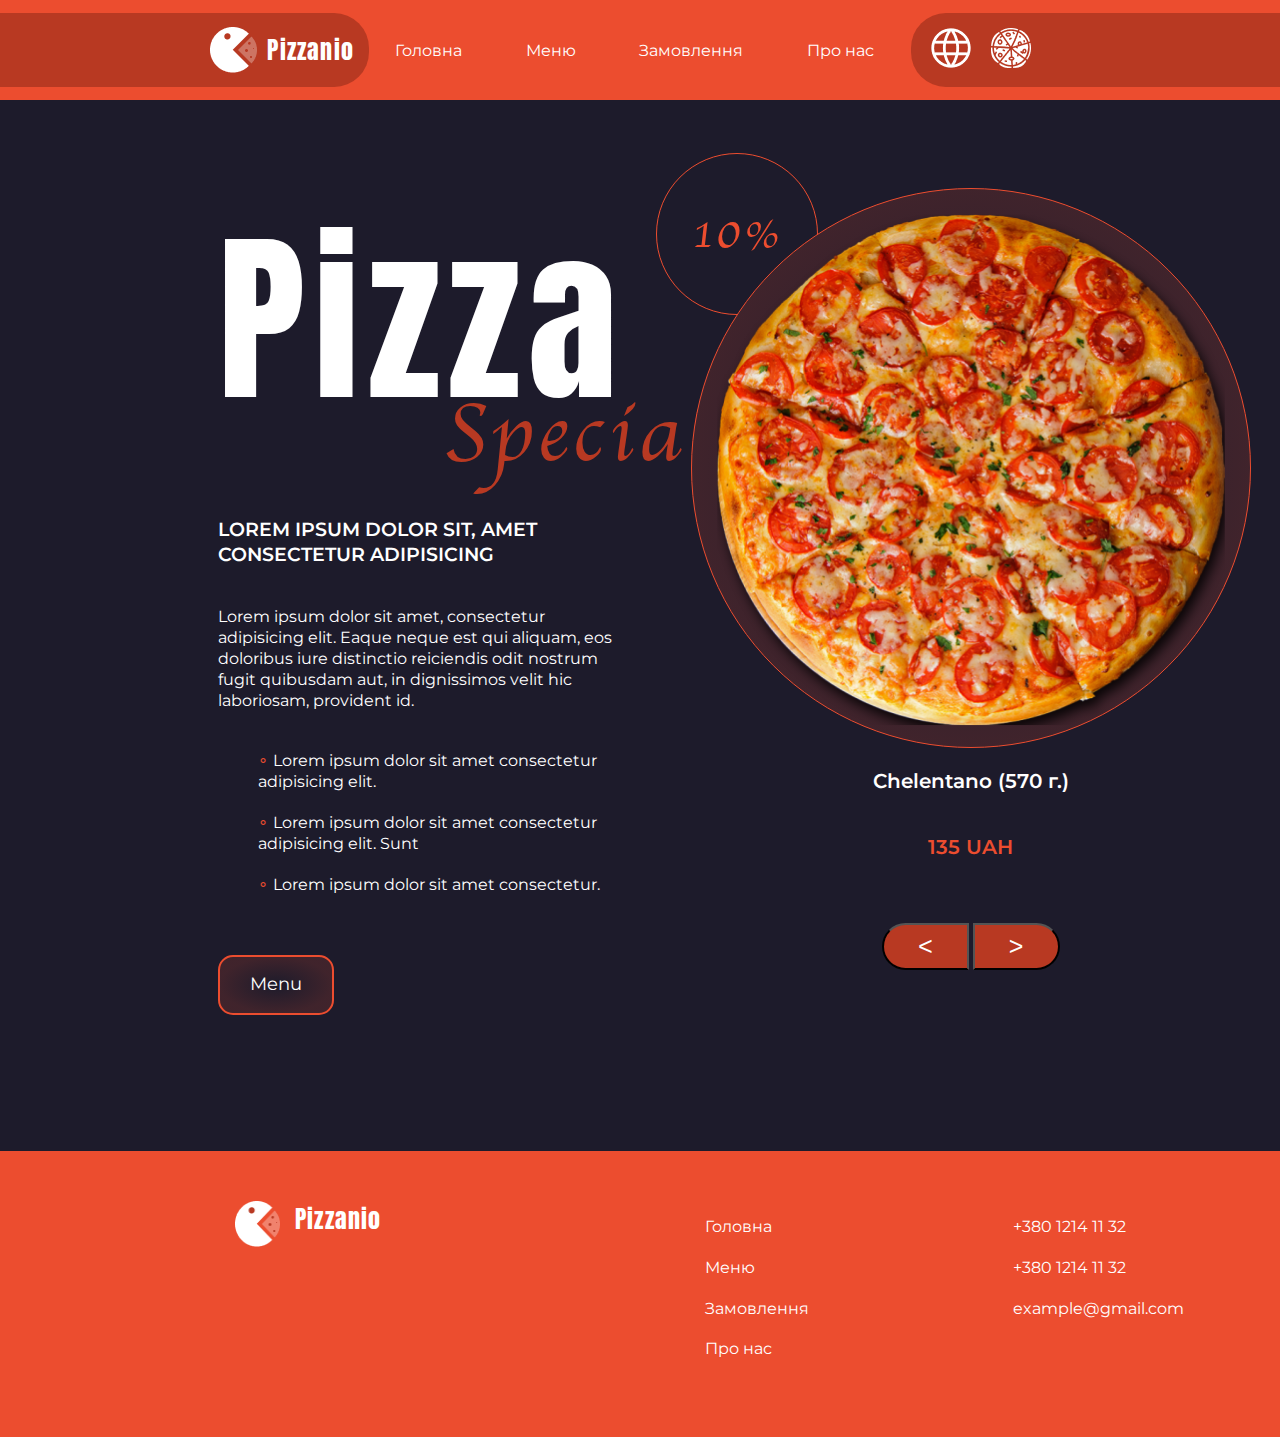
<file: app/index.html>
<!DOCTYPE html>
<html lang="en">
<head>
    <meta charset="UTF-8">
    <meta http-equiv="X-UA-Compatible" content="IE=edge">
    <meta name="viewport" content="width=device-width, initial-scale=1.0">
    <title>Pizzanio</title>
    <link rel="stylesheet" href="css/style.css">
    <link rel="preconnect" href="https://fonts.googleapis.com">
<link rel="preconnect" href="https://fonts.gstatic.com" crossorigin>
<link href="https://fonts.googleapis.com/css2?family=Anton&family=Montserrat:wght@400;500;600;700&family=Pacifico&display=swap" rel="stylesheet">
</head>
<body>
    <header>
        <div class="left-side-logo">
            <img src="img/Logo.png" alt="logo">
            <span>Pizzanio</span>
        </div>


        <div class="header-menu">
            <a href="#" target="_blank" rel="noopener noreferrer" class="menu-item">Головна</a>
            <a href="menu.html" target="_blank" rel="noopener noreferrer" class="menu-item">Меню</a>
            <a href="order.html" target="_blank" rel="noopener noreferrer" class="menu-item">Замовлення</a>
            <a href="#" target="_blank" rel="noopener noreferrer" class="menu-item">Про нас</a>
        </div>


        <div class="right-side">
        <div class="language">
            <img src="img/iconoir_language.png" alt="language">
        </div>
        <div class="lang">
            <p>Українська</p>
            <hr>
            <p>English</p>
        </div>
        <div class="pizza-right">
            <img src="img/game-icons_full-pizza.png" alt="pizza">
        </div>
        
    </div>
    </header>
    <main>
<section>
    <div class="pizza-special">
        <p class="p1">Pizza</p>
        <p class="p2">Special</p>
    </div>
    <div class="text-block">
        <h1>Lorem ipsum dolor sit, amet consectetur adipisicing</h1>

        <h3>Lorem ipsum dolor sit amet, consectetur adipisicing elit. Eaque neque est qui aliquam, eos doloribus iure distinctio reiciendis odit nostrum fugit quibusdam aut, in dignissimos velit hic laboriosam, provident id.</h3>
    
        <ul>
            <li>Lorem ipsum dolor sit amet consectetur adipisicing elit.
            </li>
            <li>Lorem ipsum dolor sit amet consectetur adipisicing elit. Sunt</li>
            <li>Lorem ipsum dolor sit amet consectetur.</li>
        </ul>
    </div>
    <button class="menu-button" onclick="document.location='menu.html'">Menu</button>
</section>

<aside>
    <div class="aside-slider">
       <div class="pizza-img">
        <div class="discount">
            <span>10%</span>
        </div>
        <div class="pizza-circle">
        <img src="img/pizza/pngegg 1.png" alt="pizza-img" class="img-source">
    </div>
       </div> 
       <div class="pizza-bottom">
       <p class="pizza-description">Chelentano (570 г.)</p>
       <p class="pizza-price">135 UAH</p>
       <div class="buttons-slider">
        <button class="prev">&gt;</button>
        <button class="next">&gt;</button>
    </div>
       </div>
    </div>
</aside>
    </main>
    <footer>
        <div class="footer-logo">
        <img src="img/Logo.png" alt="pizza-logo">
        <span>Pizzanio</span>
    </div>

        <ul class="footer-menu">
            <li><a href="index.html" target="_blank" rel="noopener noreferrer">Головна</a></li>
            <li><a href="menu.html" target="_blank" rel="noopener noreferrer">Меню</a></li>
            <li><a href="order.html" target="_blank" rel="noopener noreferrer">Замовлення</a></li>
            <li><a href="index.html" target="_blank" rel="noopener noreferrer">Про нас</a></li>
        </ul>

        <ul class="footer-contact">
            <li>+380 1214 11 32</li>
            <li>+380 1214 11 32</li>
            <li><a href="mailto:example@gmail.com">example@gmail.com</a></li>
        </ul>
    </footer>
    <script src="js/main.js"></script>
    <script src="js/index.js"></script>
</body>
</html>
</file>
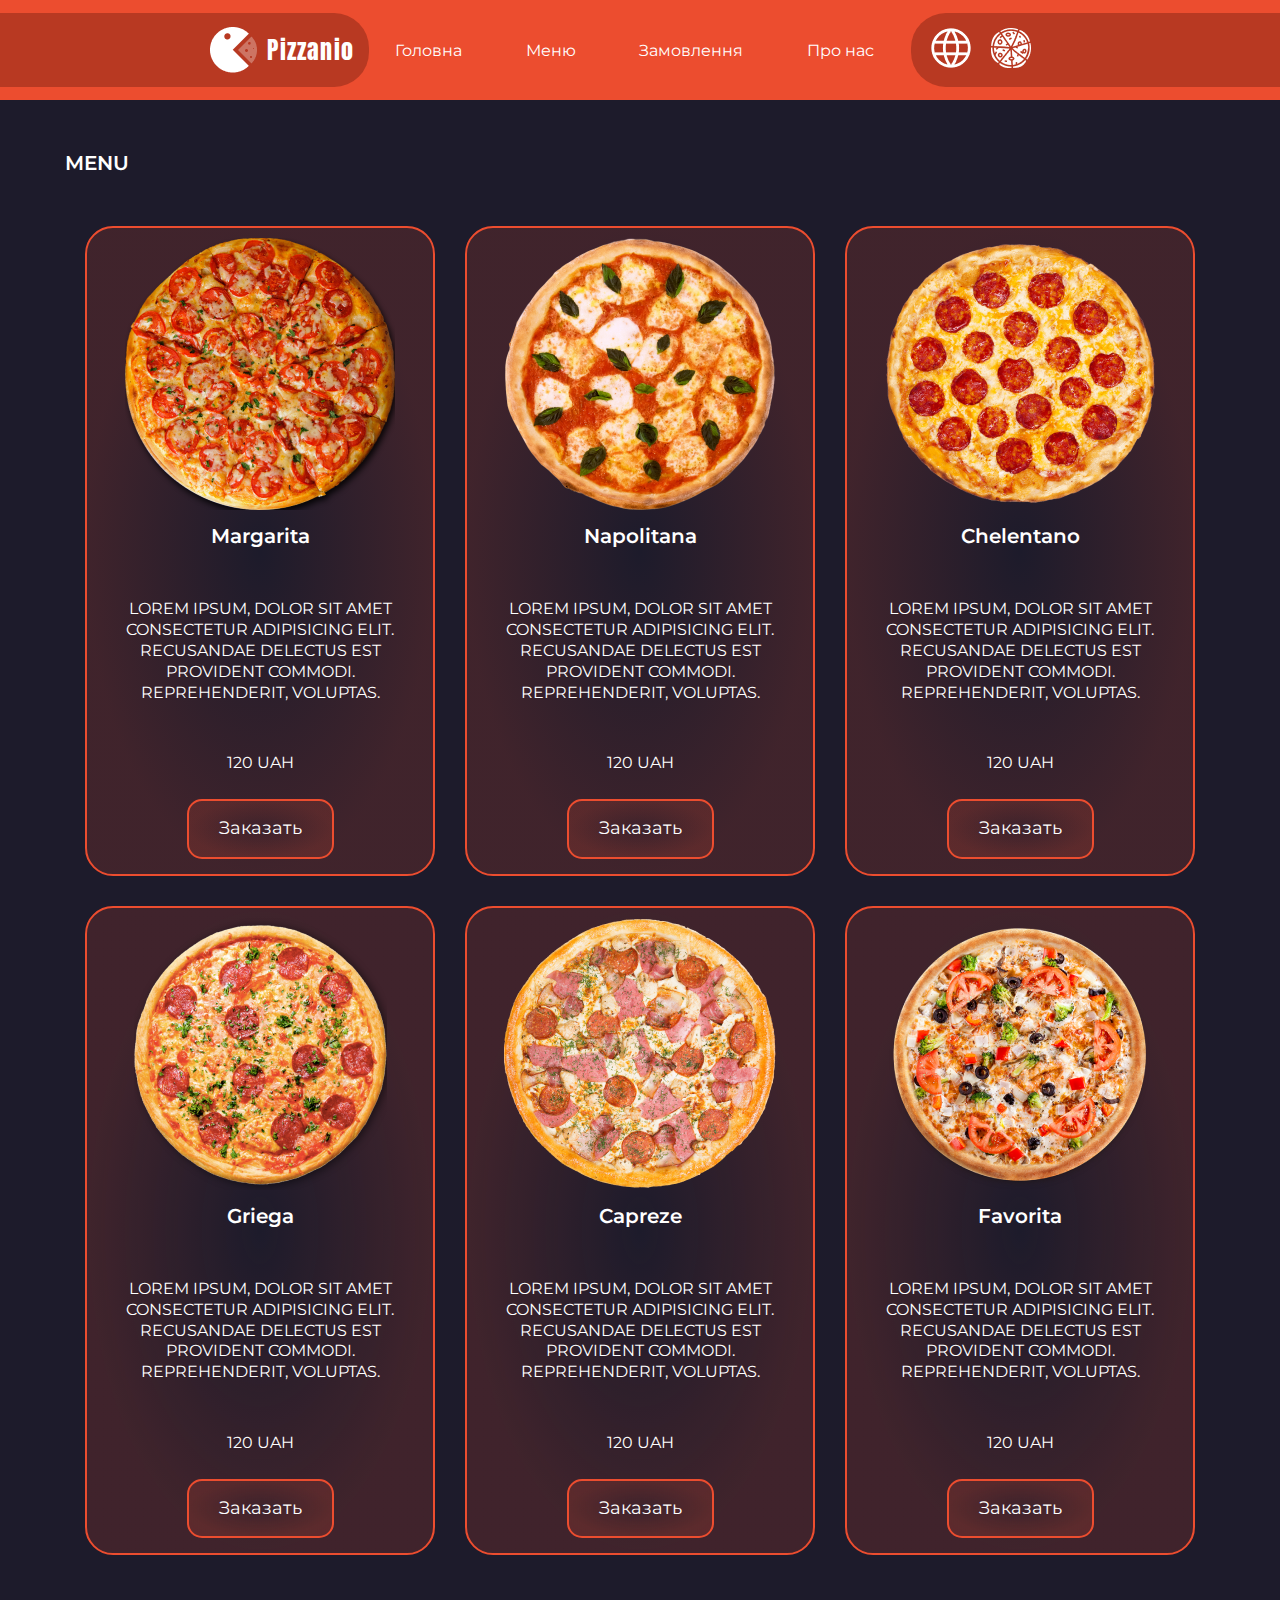
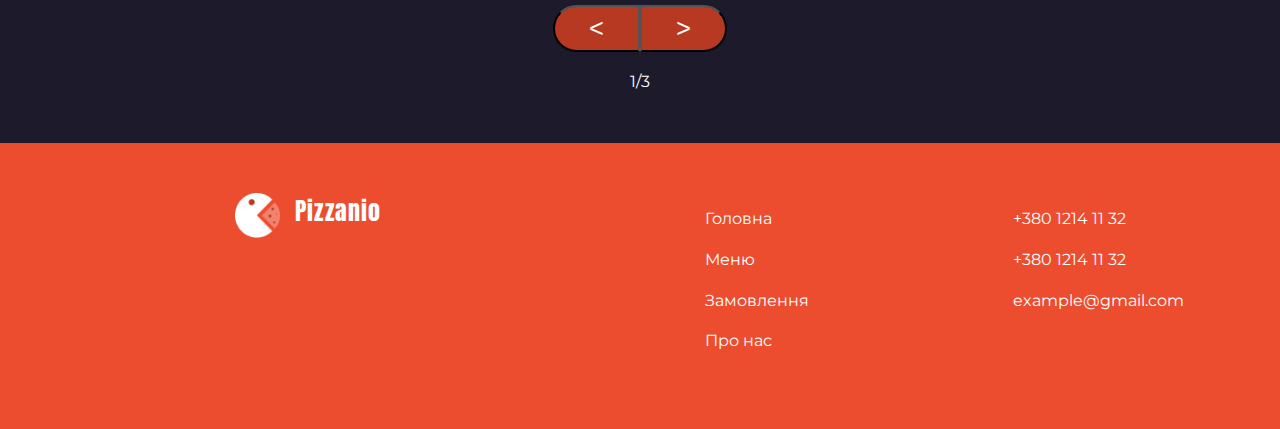
<file: app/menu.html>
<!DOCTYPE html>
<html lang="en">
<head>
    <meta charset="UTF-8">
    <meta http-equiv="X-UA-Compatible" content="IE=edge">
    <meta name="viewport" content="width=device-width, initial-scale=1.0">
    <title>Menu</title>
    <link rel="stylesheet" href="css/style.css">
    <link rel="stylesheet" href="css/menu.css">
    <link rel="preconnect" href="https://fonts.googleapis.com">
    <link rel="preconnect" href="https://fonts.gstatic.com" crossorigin>
    <link href="https://fonts.googleapis.com/css2?family=Anton&family=Montserrat:wght@400;500;600;700&family=Pacifico&display=swap" rel="stylesheet">
    
</head>
<body>
    <header>
        <div class="left-side-logo">
            <img src="img/Logo.png" alt="logo">
            <span>Pizzanio</span>
        </div>


        <div class="header-menu">
            <a href="index.html" target="_blank" rel="noopener noreferrer" class="menu-item">Головна</a>
            <a href="menu.html" target="_blank" rel="noopener noreferrer" class="menu-item">Меню</a>
            <a href="order.html" target="_blank" rel="noopener noreferrer" class="menu-item">Замовлення</a>
            <a href="index.html" target="_blank" rel="noopener noreferrer" class="menu-item">Про нас</a>
        </div>


        <div class="right-side">
        <div class="language">
            <img src="img/iconoir_language.png" alt="language">
        </div>
        <div class="lang">
            <p>Українська</p>
            <hr>
            <p>English</p>
        </div>
        <div class="pizza-right">
            <img src="img/game-icons_full-pizza.png" alt="pizza">
        </div>
        
    </div>
    </header>
<div class="menu-wrapper">
    <p>Menu</p>
    <div class="main-menu">
        <div class="pizza-element"></div>
        <div class="pizza-element"></div>
        <div class="pizza-element"></div>
        <div class="pizza-element"></div>
        <div class="pizza-element"></div>
        <div class="pizza-element"></div>
        <div class="pizza-element"></div>
        <div class="pizza-element"></div>
        <div class="pizza-element"></div>
    </div>
    <div class="main-menu-buttons">
        <button class="prev">&gt;</button>
        <button class="next">&gt;</button>
    </div>

    <div class="pag-counter">
        <span class="current"></span>
        <span class="slash">/</span>
        <span class="total"></span>
    </div>
</div>
    <footer>
        <div class="footer-logo">
        <img src="img/Logo.png" alt="pizza-logo">
        <span>Pizzanio</span>
    </div>

        <ul class="footer-menu">
            <li><a href="index.html" target="_blank" rel="noopener noreferrer">Головна</a></li>
            <li><a href="menu.html" target="_blank" rel="noopener noreferrer">Меню</a></li>
            <li><a href="order.html" target="_blank" rel="noopener noreferrer">Замовлення</a></li>
            <li><a href="index.html" target="_blank" rel="noopener noreferrer">Про нас</a></li>
        </ul>

        <ul class="footer-contact">
            <li>+380 1214 11 32</li>
            <li>+380 1214 11 32</li>
            <li><a href="mailto:example@gmail.com">example@gmail.com</a></li>
        </ul>
        
    </footer>
    <script src="js/main.js"></script>
</body>
</html>
</file>
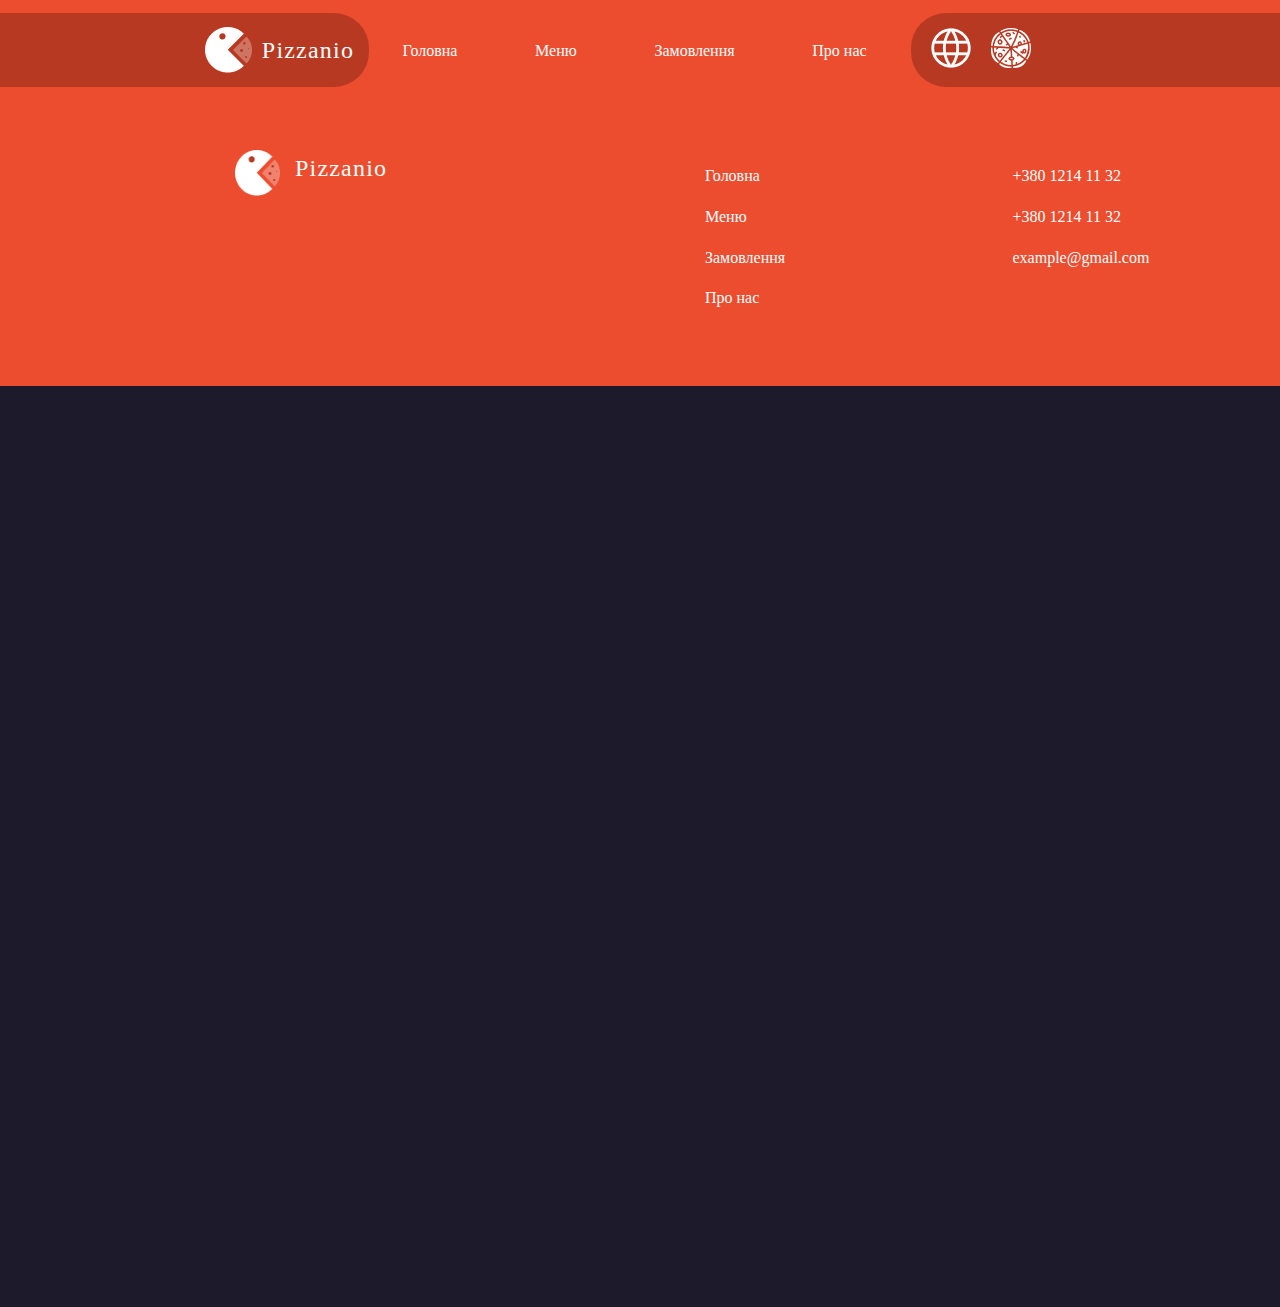
<file: app/order.html>
<!DOCTYPE html>
<html lang="en">
<head>
    <meta charset="UTF-8">
    <meta http-equiv="X-UA-Compatible" content="IE=edge">
    <meta name="viewport" content="width=device-width, initial-scale=1.0">
    <title>Order</title>
    <link rel="stylesheet" href="css/style.css">
</head>
<body>
    <header>
        <div class="left-side-logo">
            <img src="img/Logo.png" alt="logo">
            <span>Pizzanio</span>
        </div>


        <div class="header-menu">
            <a href="index.html" target="_blank" rel="noopener noreferrer" class="menu-item">Головна</a>
            <a href="menu.html" target="_blank" rel="noopener noreferrer" class="menu-item">Меню</a>
            <a href="order.html" target="_blank" rel="noopener noreferrer" class="menu-item">Замовлення</a>
            <a href="#" target="_blank" rel="noopener noreferrer" class="menu-item">Про нас</a>
        </div>


        <div class="right-side">
        <div class="language">
            <img src="img/iconoir_language.png" alt="language">
        </div>
        <div class="lang">
            <p>Українська</p>
            <hr>
            <p>English</p>
        </div>
        <div class="pizza-right">
            <img src="img/game-icons_full-pizza.png" alt="pizza">
        </div>
        
    </div>
    </header>

    <footer>
        <div class="footer-logo">
        <img src="img/Logo.png" alt="pizza-logo">
        <span>Pizzanio</span>
    </div>

        <ul class="footer-menu">
            <li><a href="index.html" target="_blank" rel="noopener noreferrer">Головна</a></li>
            <li><a href="menu.html" target="_blank" rel="noopener noreferrer">Меню</a></li>
            <li><a href="order.html" target="_blank" rel="noopener noreferrer">Замовлення</a></li>
            <li><a href="index.html" target="_blank" rel="noopener noreferrer">Про нас</a></li>
        </ul>

        <ul class="footer-contact">
            <li>+380 1214 11 32</li>
            <li>+380 1214 11 32</li>
            <li><a href="mailto:example@gmail.com">example@gmail.com</a></li>
        </ul>
        
    </footer>
    <script src="js/main.js"></script>
</body>
</html>
</file>
<file: app/css/style.css>
@charset "UTF-8";
@font-face {
  font-family: "Apple Chancery";
  src: url("../fonts/Apple Chancery.ttf") format("truetype");
  font-style: italic;
  font-weight: normal;
}
body {
  height: 1307px;
  background-color: #1D1B2B;
  margin: 0 auto;
  @import url(menu.scss);
}
body header {
  height: 100px;
  background-color: #EC4D2F;
  display: -webkit-box;
  display: -ms-flexbox;
  display: flex;
  -webkit-box-align: center;
      -ms-flex-align: center;
          align-items: center;
  -webkit-box-pack: justify;
      -ms-flex-pack: justify;
          justify-content: space-between;
}
body header .left-side-logo {
  background-color: #B83922;
  width: 545px;
  height: 74px;
  border-radius: 0 35px 35px 0;
  display: -webkit-box;
  display: -ms-flexbox;
  display: flex;
  -webkit-box-align: center;
      -ms-flex-align: center;
          align-items: center;
  -webkit-box-pack: end;
      -ms-flex-pack: end;
          justify-content: flex-end;
}
body header .left-side-logo span {
  font-family: Anton;
  font-size: 24px;
  font-weight: 400;
  line-height: 36px;
  letter-spacing: 0.05em;
  text-align: left;
  margin-left: 10px;
  margin-right: 15px;
  color: white;
}
body header .header-menu {
  display: -webkit-box;
  display: -ms-flexbox;
  display: flex;
  -ms-flex-pack: distribute;
      justify-content: space-around;
  -webkit-box-align: center;
      -ms-flex-align: center;
          align-items: center;
  width: 800px;
  margin: 0 auto;
}
body header .header-menu .menu-item {
  font-family: Montserrat;
  font-size: 16px;
  font-weight: 400;
  line-height: 21px;
  letter-spacing: 0em;
  text-align: left;
  color: white;
  margin-right: 2%;
  padding: 5px;
  text-decoration: none;
}
body header .header-menu .menu-item:hover {
  background-color: #B83922;
  border-radius: 10px;
  cursor: pointer;
}
body header .right-side {
  background-color: #B83922;
  width: 545px;
  height: 74px;
  border-radius: 35px 0px 0px 35px;
  display: -webkit-box;
  display: -ms-flexbox;
  display: flex;
  -webkit-box-align: center;
      -ms-flex-align: center;
          align-items: center;
  -webkit-box-pack: start;
      -ms-flex-pack: start;
          justify-content: flex-start;
  margin-left: auto;
  position: relative;
}
body header .right-side .language {
  margin: 0px 20px 0px 20px;
}
body header .right-side .language:hover .lang {
  opacity: 1;
}
body header .right-side .lang {
  position: absolute;
  bottom: -120px;
  -webkit-box-sizing: border-box;
          box-sizing: border-box;
  background: radial-gradient(50% 50% at 50% 50%, rgba(236, 77, 47, 0) 0%, rgba(236, 77, 47, 0.17) 100%);
  width: 119px;
  height: 100px;
  text-align: center;
  border: 2px solid #EC4D2F;
  border-radius: 28px;
  opacity: 0;
}
body main {
  height: 1051px;
  display: -ms-grid;
  display: grid;
  -ms-grid-columns: 1.4fr 1fr;
  grid-template-columns: 1.4fr 1fr;
}
body main section {
  margin-left: 17vw;
  margin-top: 81px;
}
body main section .pizza-special {
  padding: 0;
  margin: 0;
  position: relative;
}
body main section .pizza-special .p1 {
  font-family: Anton;
  font-size: 184px;
  font-weight: 400;
  line-height: 277px;
  letter-spacing: 0.05em;
  text-align: left;
  color: white;
  padding: 0;
  margin: 0;
}
body main section .pizza-special .p2 {
  font-family: Apple Chancery;
  font-size: 84px;
  font-style: italic;
  line-height: 133px;
  letter-spacing: 0.05em;
  text-align: left;
  color: #B83922;
  padding: 0;
  margin: 0;
  position: absolute;
  top: 190px;
  left: 225px;
}
body main section .text-block {
  margin-top: 60px;
}
body main section .text-block h1 {
  font-family: "Montserrat";
  font-style: normal;
  font-weight: 600;
  font-size: 19px;
  line-height: 130%;
  text-transform: uppercase;
  color: #FFFFFF;
  margin-bottom: 40px;
}
body main section .text-block h3 {
  font-family: "Montserrat";
  font-style: normal;
  font-weight: 400;
  font-size: 16px;
  line-height: 130%;
  color: #FFFFFF;
  margin-bottom: 40px;
}
body main section .text-block ul li {
  font-family: "Montserrat";
  font-style: normal;
  font-weight: 400;
  font-size: 16px;
  line-height: 130%;
  color: #FFFFFF;
  list-style: none;
  margin-bottom: 20px;
}
body main section .text-block ul li::before {
  content: "∘";
  margin-right: 5px;
  color: #EC4D2F;
  -webkit-box-sizing: border-box;
          box-sizing: border-box;
}
body main section .menu-button {
  background: radial-gradient(50% 50% at 50% 50%, rgba(236, 77, 47, 0) 0%, rgba(236, 77, 47, 0.17) 100%);
  padding: 16px 30px;
  border: 2px solid #EC4D2F;
  border-radius: 15px;
  font-family: "Montserrat";
  font-style: normal;
  font-weight: 400;
  font-size: 18px;
  line-height: 130%;
  color: #FFFFFF;
  cursor: pointer;
  margin-top: 40px;
}
body main section .menu-button:hover {
  background-color: #EC4D2F;
}
body main section .menu-button:active {
  background-color: #B83922;
}
body main aside {
  margin-right: 5vw;
  margin-left: 5vw;
  margin-top: 88px;
}
body main aside .aside-slider {
  width: 100%;
  height: 200px;
  padding: 0;
  margin: 0;
  display: -webkit-box;
  display: -ms-flexbox;
  display: flex;
  -webkit-box-orient: vertical;
  -webkit-box-direction: normal;
      -ms-flex-direction: column;
          flex-direction: column;
  -webkit-box-align: center;
      -ms-flex-align: center;
          align-items: center;
}
body main aside .aside-slider .pizza-img {
  padding: 0;
  margin: 0;
  position: relative;
}
body main aside .aside-slider .pizza-img .discount {
  display: -webkit-box;
  display: -ms-flexbox;
  display: flex;
  -webkit-box-align: center;
      -ms-flex-align: center;
          align-items: center;
  -webkit-box-pack: center;
      -ms-flex-pack: center;
          justify-content: center;
  width: 160px;
  height: 160px;
  border: 1px solid #EC4D2F;
  border-radius: 50%;
  position: absolute;
  top: -35px;
  left: -35px;
  z-index: 0;
}
body main aside .aside-slider .pizza-img .discount span {
  font-family: "Apple Chancery";
  font-style: italic;
  font-weight: 0;
  font-size: 48.8136px;
  line-height: 77px;
  text-align: center;
  letter-spacing: 0.05em;
  color: #EC4D2F;
}
body main aside .aside-slider .pizza-img .pizza-circle {
  width: 518px;
  height: 518px;
  border: 1px solid #EC4D2F;
  border-radius: 50%;
  padding: 20px;
  position: relative;
  z-index: 2;
  background-color: #1D1B2B;
  background: radial-gradient(50% 50% at 50% 50%, rgba(236, 77, 47, 0) 0%, rgba(236, 77, 47, 0.17) 100%), #1D1B2B;
}
body main aside .aside-slider .pizza-img .pizza-circle img {
  width: 508px;
  z-index: 3;
  position: relative;
  padding-left: 5px;
  padding-top: 5px;
}
body main aside .aside-slider .pizza-bottom {
  display: -webkit-box;
  display: -ms-flexbox;
  display: flex;
  -webkit-box-align: center;
      -ms-flex-align: center;
          align-items: center;
  -webkit-box-orient: vertical;
  -webkit-box-direction: normal;
      -ms-flex-direction: column;
          flex-direction: column;
  align-items: center;
}
body main aside .aside-slider .pizza-bottom .pizza-description {
  font-family: "Montserrat";
  font-style: normal;
  font-weight: 600;
  font-size: 20px;
  line-height: 130%;
  text-align: center;
  color: #FFFFFF;
}
body main aside .aside-slider .pizza-bottom .pizza-price {
  font-family: "Montserrat";
  font-style: normal;
  font-weight: 600;
  font-size: 20px;
  line-height: 130%;
  text-align: center;
  color: #EC4D2F;
}
body main aside .aside-slider .pizza-bottom .buttons-slider {
  margin-top: 43px;
}
body main aside .aside-slider .pizza-bottom .buttons-slider .prev {
  width: 87px;
  height: 47px;
  left: 1448px;
  top: 904px;
  background: #B83922;
  border-radius: 0px 100px 100px 0px;
  -webkit-transform: matrix(-1, 0, 0, 1, 0, 0);
          transform: matrix(-1, 0, 0, 1, 0, 0);
  color: #FFFFFF;
  font-size: 25px;
  cursor: pointer;
}
body main aside .aside-slider .pizza-bottom .buttons-slider .prev:hover {
  background-color: #EC4D2F;
}
body main aside .aside-slider .pizza-bottom .buttons-slider .prev:active {
  background-color: #B83922;
}
body main aside .aside-slider .pizza-bottom .buttons-slider .next {
  width: 87px;
  height: 47px;
  left: 1468px;
  top: 904px;
  background: #B83922;
  border-radius: 0px 100px 100px 0px;
  color: #FFFFFF;
  font-size: 25px;
  cursor: pointer;
}
body main aside .aside-slider .pizza-bottom .buttons-slider .next:hover {
  background-color: #EC4D2F;
}
body main aside .aside-slider .pizza-bottom .buttons-slider .next:active {
  background-color: #B83922;
}
body footer {
  height: 236px;
  max-width: 100%;
  background-color: #EC4D2F;
  display: -ms-grid;
  display: grid;
  -ms-grid-columns: 2fr 1fr 1fr;
  grid-template-columns: 2fr 1fr 1fr;
  padding: 50px 0px 0px 50px;
}
body footer .footer-logo {
  display: -webkit-box;
  display: -ms-flexbox;
  display: flex;
  -webkit-box-align: start;
      -ms-flex-align: start;
          align-items: flex-start;
  margin-left: 30%;
}
body footer .footer-logo img {
  width: 45.5px;
  height: 45.5px;
}
body footer .footer-logo span {
  font-family: "Anton";
  font-style: normal;
  font-weight: 400;
  font-size: 24px;
  line-height: 36px;
  display: -webkit-box;
  display: -ms-flexbox;
  display: flex;
  -webkit-box-align: center;
      -ms-flex-align: center;
          align-items: center;
  letter-spacing: 0.05em;
  color: #FFFFFF;
  margin-left: 15px;
}
body footer .footer-menu li {
  font-family: "Montserrat";
  font-style: normal;
  font-weight: 400;
  font-size: 16px;
  line-height: 130%;
  color: #FFFFFF;
  list-style: none;
  margin-bottom: 20px;
}
body footer .footer-menu li a {
  font-family: "Montserrat";
  font-style: normal;
  font-weight: 400;
  font-size: 16px;
  line-height: 130%;
  color: #FFFFFF;
  text-decoration: none;
}
body footer .footer-menu li a:hover {
  text-decoration: underline;
  cursor: pointer;
}
body footer .footer-contact {
  margin-right: 2%;
}
body footer .footer-contact li {
  font-family: "Montserrat";
  font-style: normal;
  font-weight: 400;
  font-size: 16px;
  line-height: 130%;
  color: #FFFFFF;
  list-style: none;
  margin-bottom: 20px;
}
body footer .footer-contact li:hover {
  text-decoration: underline;
  cursor: pointer;
}
body footer .footer-contact li a {
  font-family: "Montserrat";
  font-style: normal;
  font-weight: 400;
  font-size: 16px;
  line-height: 130%;
  color: #FFFFFF;
  text-decoration: none;
}
body footer .footer-contact li a:hover {
  text-decoration: underline;
  cursor: pointer;
}
</file>
<file: app/css/menu.css>
@font-face {
  font-family: "Apple Chancery";
  src: url("../fonts/Apple Chancery.ttf") format("truetype");
  font-style: italic;
  font-weight: normal;
}
.menu-wrapper {
  max-width: 1200px;
  margin: 0 auto;
}
.menu-wrapper p {
  font-family: "Montserrat";
  font-style: normal;
  font-weight: 600;
  font-size: 20px;
  line-height: 130%;
  text-transform: uppercase;
  color: white;
  margin: 50px 25px;
}
.menu-wrapper .main-menu {
  display: -ms-grid;
  display: grid;
  grid-template-columns: repeat(auto-fill, 350px);
  justify-items: center;
  -webkit-box-align: stretch;
      -ms-flex-align: stretch;
          align-items: stretch;
  gap: 30px;
  margin: 0 auto;
  -webkit-box-pack: center;
      -ms-flex-pack: center;
          justify-content: center;
}
.menu-wrapper .main-menu .pizza-element {
  background: radial-gradient(50% 50% at 50% 50%, rgba(236, 77, 47, 0) 0%, rgba(236, 77, 47, 0.17) 100%);
  border: 2px solid #EC4D2F;
  border-radius: 28px;
  color: #FFFFFF;
  display: -webkit-box;
  display: -ms-flexbox;
  display: flex;
  -webkit-box-orient: vertical;
  -webkit-box-direction: normal;
      -ms-flex-direction: column;
          flex-direction: column;
  -webkit-box-pack: center;
      -ms-flex-pack: center;
          justify-content: center;
  -webkit-box-align: center;
      -ms-flex-align: center;
          align-items: center;
}
.menu-wrapper .main-menu .pizza-element img {
  margin-top: 10px;
}
.menu-wrapper .main-menu .pizza-element h1 {
  font-family: "Montserrat";
  font-style: normal;
  font-weight: 600;
  font-size: 20px;
  line-height: 130%;
  text-align: center;
  color: #FFFFFF;
  margin-bottom: 0;
}
.menu-wrapper .main-menu .pizza-element p {
  font-family: "Montserrat";
  font-style: normal;
  font-weight: 400;
  font-size: 16px;
  text-align: center;
  color: #FFFFFF;
  margin-bottom: 0;
}
.menu-wrapper .main-menu .pizza-element .menu-button {
  background: radial-gradient(50% 50% at 50% 50%, rgba(236, 77, 47, 0) 0%, rgba(236, 77, 47, 0.17) 100%);
  padding: 16px 30px;
  border: 2px solid #EC4D2F;
  border-radius: 15px;
  font-family: "Montserrat";
  font-style: normal;
  font-weight: 400;
  font-size: 18px;
  line-height: 130%;
  color: #FFFFFF;
  cursor: pointer;
  margin-top: 25px;
  margin-bottom: 15px;
}
.menu-wrapper .main-menu .pizza-element .menu-button:hover {
  background-color: #EC4D2F;
}
.menu-wrapper .main-menu .pizza-element .menu-button:active {
  background-color: #B83922;
}
.menu-wrapper .main-menu-buttons {
  display: -webkit-box;
  display: -ms-flexbox;
  display: flex;
  -webkit-box-pack: center;
      -ms-flex-pack: center;
          justify-content: center;
  margin-top: 50px;
}
.menu-wrapper .main-menu-buttons .prev {
  width: 87px;
  height: 47px;
  background: #B83922;
  border-radius: 0px 100px 100px 0px;
  -webkit-transform: matrix(-1, 0, 0, 1, 0, 0);
          transform: matrix(-1, 0, 0, 1, 0, 0);
  color: #FFFFFF;
  font-size: 25px;
  cursor: pointer;
}
.menu-wrapper .main-menu-buttons .prev:hover {
  background-color: #EC4D2F;
}
.menu-wrapper .main-menu-buttons .prev:active {
  background-color: #B83922;
}
.menu-wrapper .main-menu-buttons .next {
  width: 87px;
  height: 47px;
  background: #B83922;
  border-radius: 0px 100px 100px 0px;
  color: #FFFFFF;
  font-size: 25px;
  cursor: pointer;
}
.menu-wrapper .main-menu-buttons .next:hover {
  background-color: #EC4D2F;
}
.menu-wrapper .main-menu-buttons .next:active {
  background-color: #B83922;
}
.menu-wrapper .pag-counter {
  display: -webkit-box;
  display: -ms-flexbox;
  display: flex;
  -webkit-box-pack: center;
      -ms-flex-pack: center;
          justify-content: center;
  margin: 20px 0 50px 0;
}
.menu-wrapper .pag-counter .current {
  font-family: "Montserrat";
  font-style: normal;
  font-weight: 400;
  font-size: 16px;
  line-height: 130%;
  text-align: center;
  color: #FFFFFF;
}
.menu-wrapper .pag-counter .slash {
  font-family: "Montserrat";
  font-style: normal;
  font-weight: 400;
  font-size: 16px;
  line-height: 130%;
  text-align: center;
  color: #FFFFFF;
}
.menu-wrapper .pag-counter .total {
  font-family: "Montserrat";
  font-style: normal;
  font-weight: 400;
  font-size: 16px;
  line-height: 130%;
  text-align: center;
  color: #FFFFFF;
}
</file>
